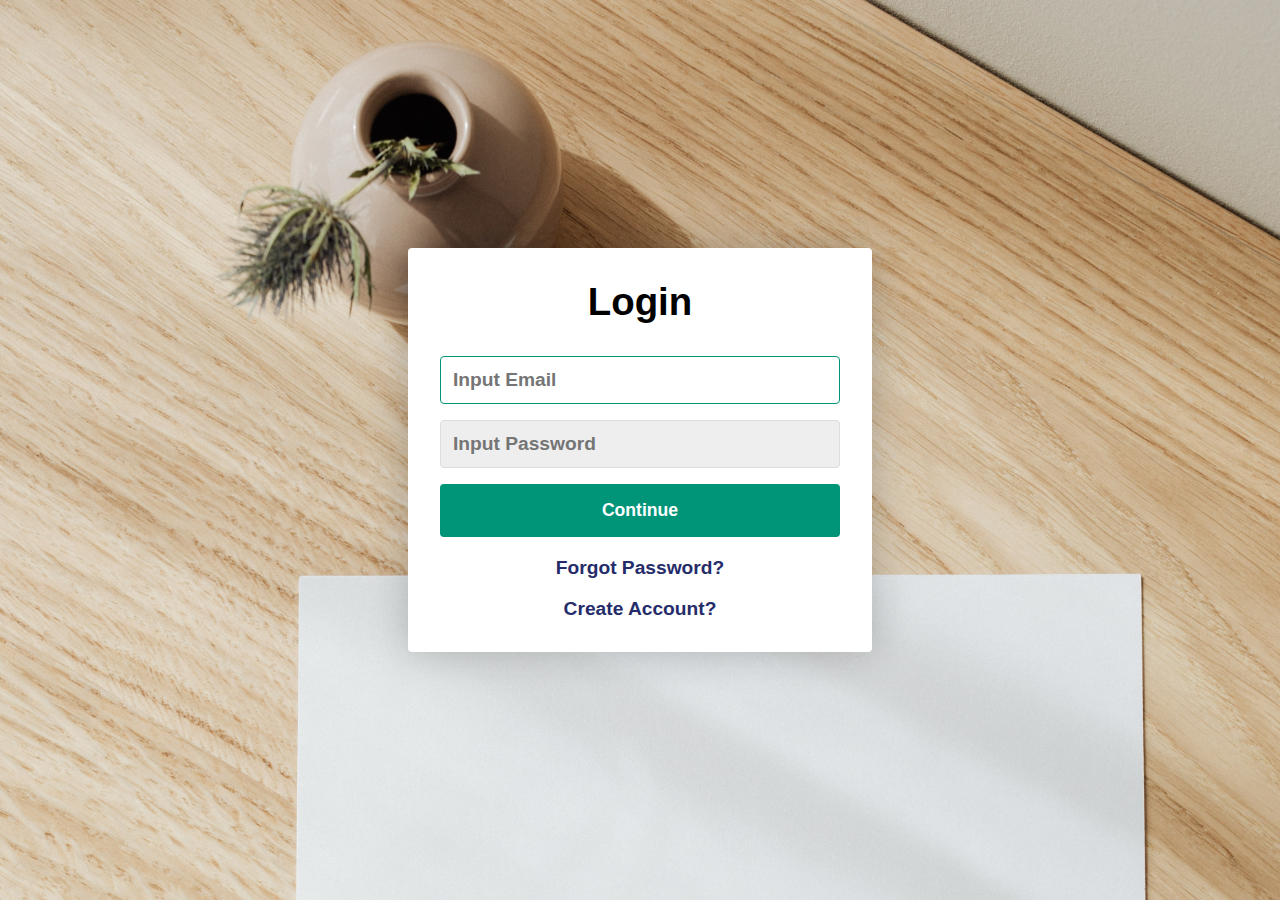
<file: index.html>
<!DOCTYPE html>
<html lang="en">

<head>
    <meta name="viewport" content="width=device-width, initial-scale=1.0">
    <meta charset="UTF-8">
    <title>Login and Register Form</title>
    <link rel="stylesheet" href="./CSS/style.css">
</head>

<body>
<div class="container">
    <form class="form" id="login">
        <h1 class="form__title">Login</h1>
        <div class="form__message form__message--error"></div>

        <div class="form__input-group">
            <input type="text" class="form__input" autofocus placeholder="Input Email" id="email">
            <div class="form__input-error-message"></div>
        </div>
        <div class="form__input-group">
            <input type="password" class="form__input" autofocus placeholder="Input Password" id="password">
            <div class="form__input-error-message"></div>
        </div>

        <button class="form__button" type="button">Continue</button>


        <p class="form__text">
            <a href="#" class="form__link">Forgot Password?</a>
        </p>
        <p class="form__text">
            <a class="form__link" href="./createAccount.html" id="linkCreateAccount">Create Account?</a>
        </p>
    </form>
</div>
<script src="./JS/main.js"></script>
</body>

</html>
</file>
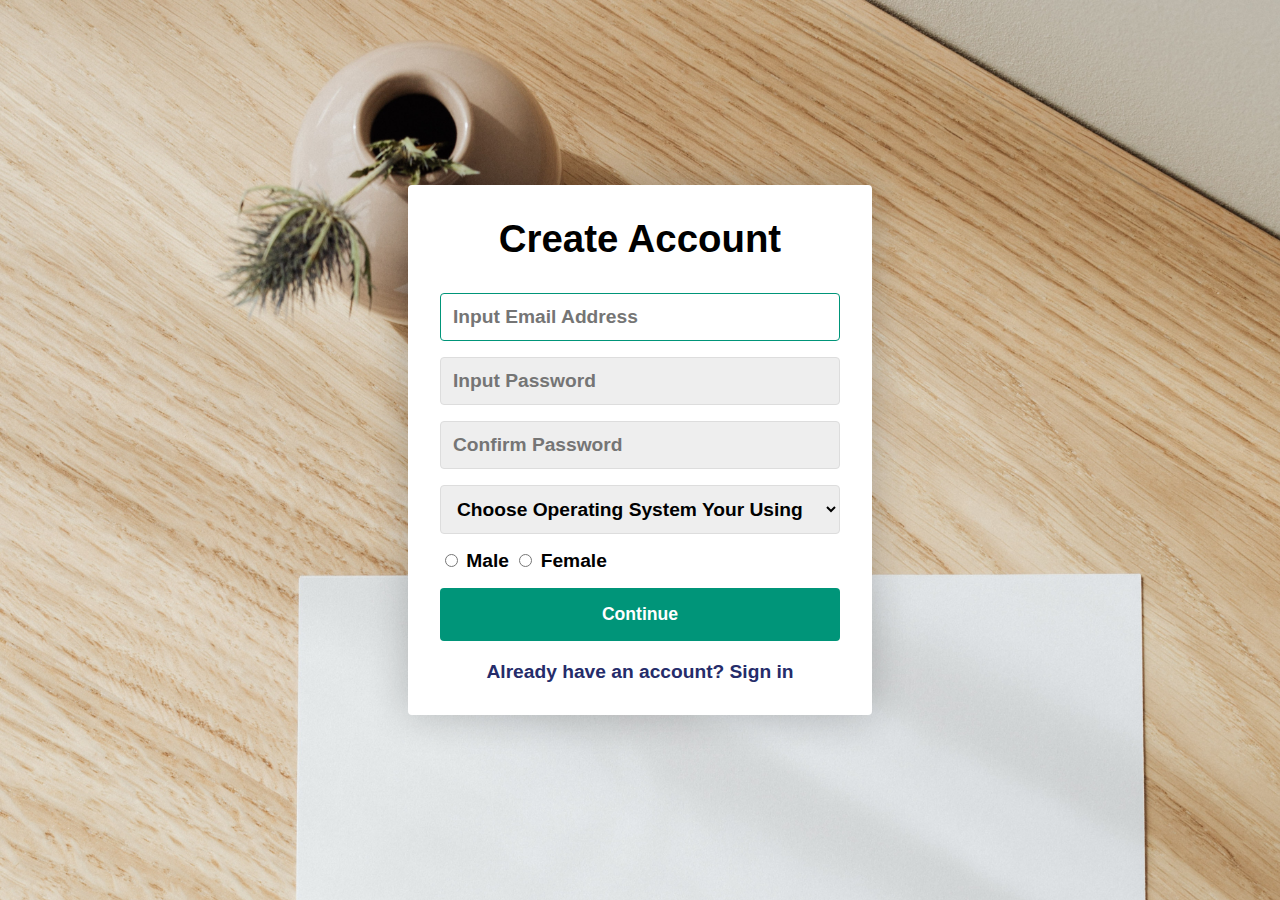
<file: createAccount.html>
<!DOCTYPE html>
<html lang="en">
<head>
  <meta name="viewport" content="width=device-width, initial-scale=1.0">
  <meta charset="UTF-8">
  <title>Login and Register Form </title>

  <link rel="stylesheet" href="./CSS/style.css">
</head>

<body>

<div class="container">         <! -- white block! on page-->

  <form class="form" id="createAccount">
    <h1 class="form__title">Create Account</h1>
    <div class="form__message form__message--error"></div> <! -- Invalid UserName or Password -->

    <div class="form__input-group">
      <input type="text" class="form__input" autofocus placeholder="Input Email Address">
      <div class="form__input-error-message"></div> <! -- Error Message! -->
    </div>


    <div class="form__input-group">
      <input type="password" class="form__input" autofocus placeholder="Input Password">
      <div class="form__input-error-message"></div>
    </div>
    <div class="form__input-group">
      <input type="password" class="form__input" autofocus placeholder="Confirm Password">
      <div class="form__input-error-message"></div>
    </div>


    <div class="form__input-group">
      <select class="form__input" id="operatingSystem">
        <option value="">Choose Operating System Your Using</option>
        <option value="linux">Linux</option>
        <option value="mac">Mac</option>
        <option value="windows">Windows</option>
      </select>
      <div class="form__input-error-message"></div>
    </div>

    <div class="form__input-group">
      <input type="radio" id="genderMale" name="gender" value="male">
      <label for="genderMale">Male</label>
      <input type="radio" id="genderFemale" name="gender" value="female">
      <label for="genderFemale">Female</label>
      <div class="form__input-error-message"></div>
    </div>

    <button class="form__button" type="button">Continue</button>

    <p class="form__text">
      <a class="form__link" href="./" id="linkLogin">Already have an account? Sign in</a>
    </p>

  </form>
</div>
<script src="./JS/main.js"></script>

</body>
</html>
</file>
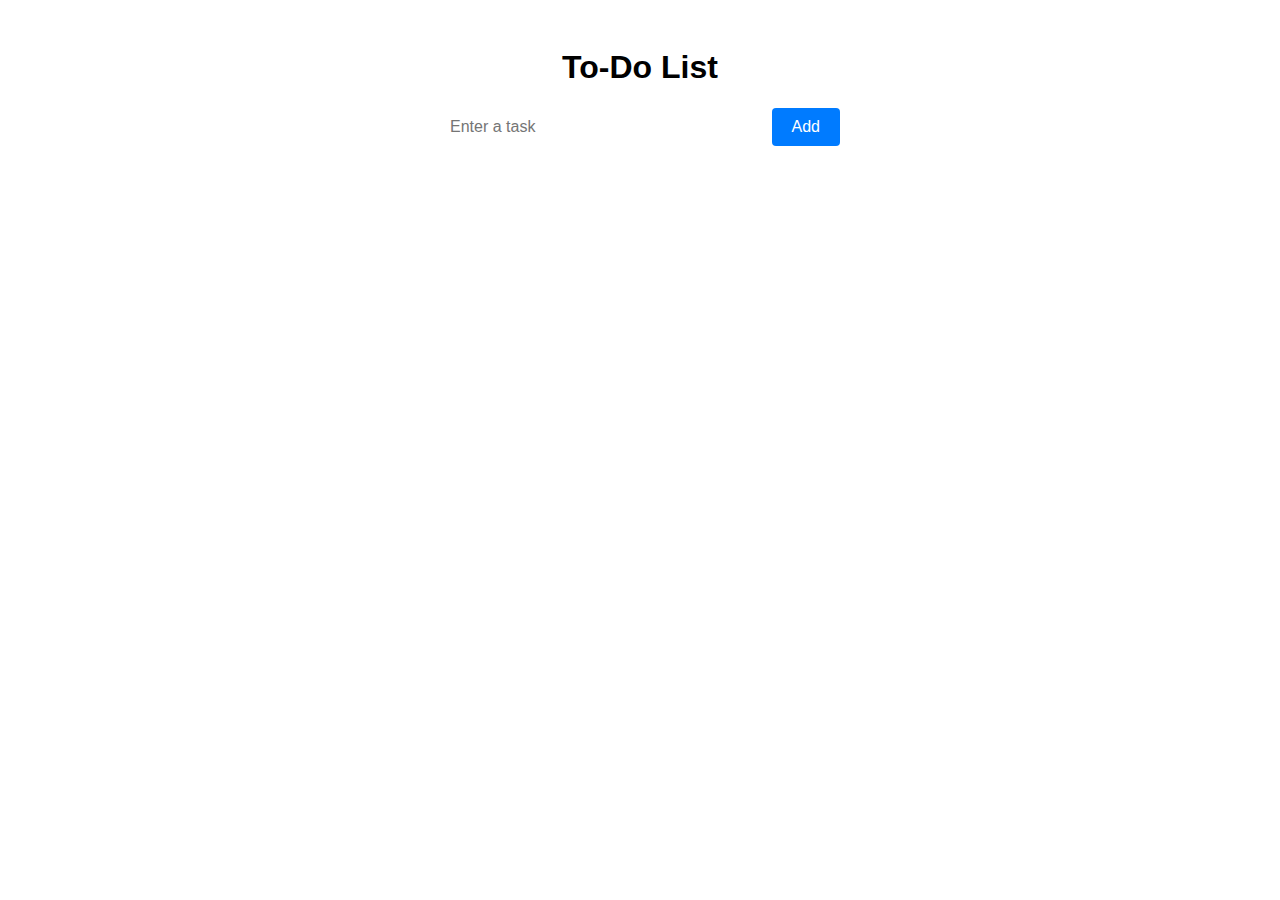
<file: ToDoList.html>
<!DOCTYPE html>
<html lang="en">

<head>
    <meta charset="UTF-8">
    <title>To-Do List</title>
    <style>
        body {
            font-family: Arial, sans-serif;
        }

        .container {
            max-width: 400px;
            margin: 0 auto;
            padding: 20px;
        }

        h1 {
            text-align: center;
        }

        .todo-form {
            display: flex;
        }

        .todo-form input[type="text"] {
            flex: 1;
            padding: 10px;
            font-size: 16px;
            border: none;
            border-radius: 4px;
        }

        .todo-form button {
            padding: 10px 20px;
            font-size: 16px;
            border: none;
            border-radius: 4px;
            background-color: #007bff;
            color: #fff;
            cursor: pointer;
        }

        .todo-list {
            margin-top: 20px;
        }

        .todo-item {
            display: flex;
            align-items: center;
            margin-bottom: 10px;
        }

        .todo-item input[type="checkbox"] {
            margin-right: 10px;
        }

        .todo-item .todo-text {
            flex: 1;
        }

        .todo-item .delete-btn {
            margin-left: 10px;
            background-color: #dc3545;
        }

        .delete-btn,
        .delete-btn:hover {
            padding: 5px 10px;
            font-size: 14px;
            border: none;
            border-radius: 4px;
            background-color: #dc3545;
            color: #fff;
            cursor: pointer;
        }
    </style>
</head>

<body>
<div class="container">
    <h1>To-Do List</h1>

    <form class="todo-form">
        <input type="text" id="todo-input" placeholder="Enter a task" />
        <button type="button" id="add-btn">Add</button>
    </form>

    <ul class="todo-list" id="todo-list">
    </ul>
</div>

<script src="./JS/main.js"></script>

</body>

</html>
</file>
<file: CSS/style.css>
body{
    --color-primary: #009579;
    --color-primary-dark: #007f67;
    --color-secondary: #252c6a;
    --color-error: red;
    --color-success: green;
    --border-radius: 4px;


    margin: 0;
    height: 100vh;
    display: flex;
    align-items: center;
    justify-content: center;
    font-size: 18px;
    background: url(../images/pexels-karolina-grabowska-4207707.jpg);
    background-size: cover;

}

.container{
    width: 400px;
    max-width: 400px;
    margin: 1rem;
    padding: 2rem;
    box-shadow: 0 0 40px rgba(0,0,0,0.2);
    border-radius: var(--border-radius);
    background: white;
}

.container,
.form__input,
.form__button {
    font-family: 'Arial', sans-serif;
    font-weight: 700;
    font-size: 1.2rem;
}

/*
.form--hidden{
display: none;
}

 */
.form > *:first-child {
    margin-top: 0;
}

.form > *:last-child {
    margin-bottom: 0;
}

.form__title{
    margin-bottom: 2rem;
    text-align: center;
}

.form__message{
    text-align: center;
    margin-bottom: 1rem;
}

.form__message--success{
    color: var(--color-success)
}
.form__message--error{
    color: var(--color-error)
}

.form__input-group{
        margin-bottom: 1rem;
}

.form__input{
    display: block;
    width: 100%;
    padding: 0.75rem;
    box-sizing: border-box;
    border-radius: var(--border-radius);
    border: 1px solid #dddddd;
    outline: none;
    background: #eeeeee;
    transition: background 0.2s, border-color 0.2s;
}

.form__input:focus{
    border-color: var(--color-primary);
    background: #ffffff;
}

.form__input--error{
    color: var(--color-error);
    border-color: var(--color-error);

}

.form__input-error-message{
    margin-top: 0.5rem;
    font-size: 0.85rem;
    color: var(--color-error);
}

.form__button{
    width:100%;
    padding: 1rem 2rem;
    font-size: 1.1rem;
    color: white;
    border: none;
    border-radius: var(--border-radius);
    outline: none;
    cursor: pointer;
    background: var(--color-primary);
}

.form__button:hover{
    background: var(--color-primary-dark);
}

.form__button:active{
    transform: scale(0.88);
}

.form__text{
text-align: center;
}

.form__link{
    color: var(--color-secondary);
    text-decoration: none;
    cursor: pointer;
}

.form__link:hover {
    text-decoration: underline;

}
</file>
